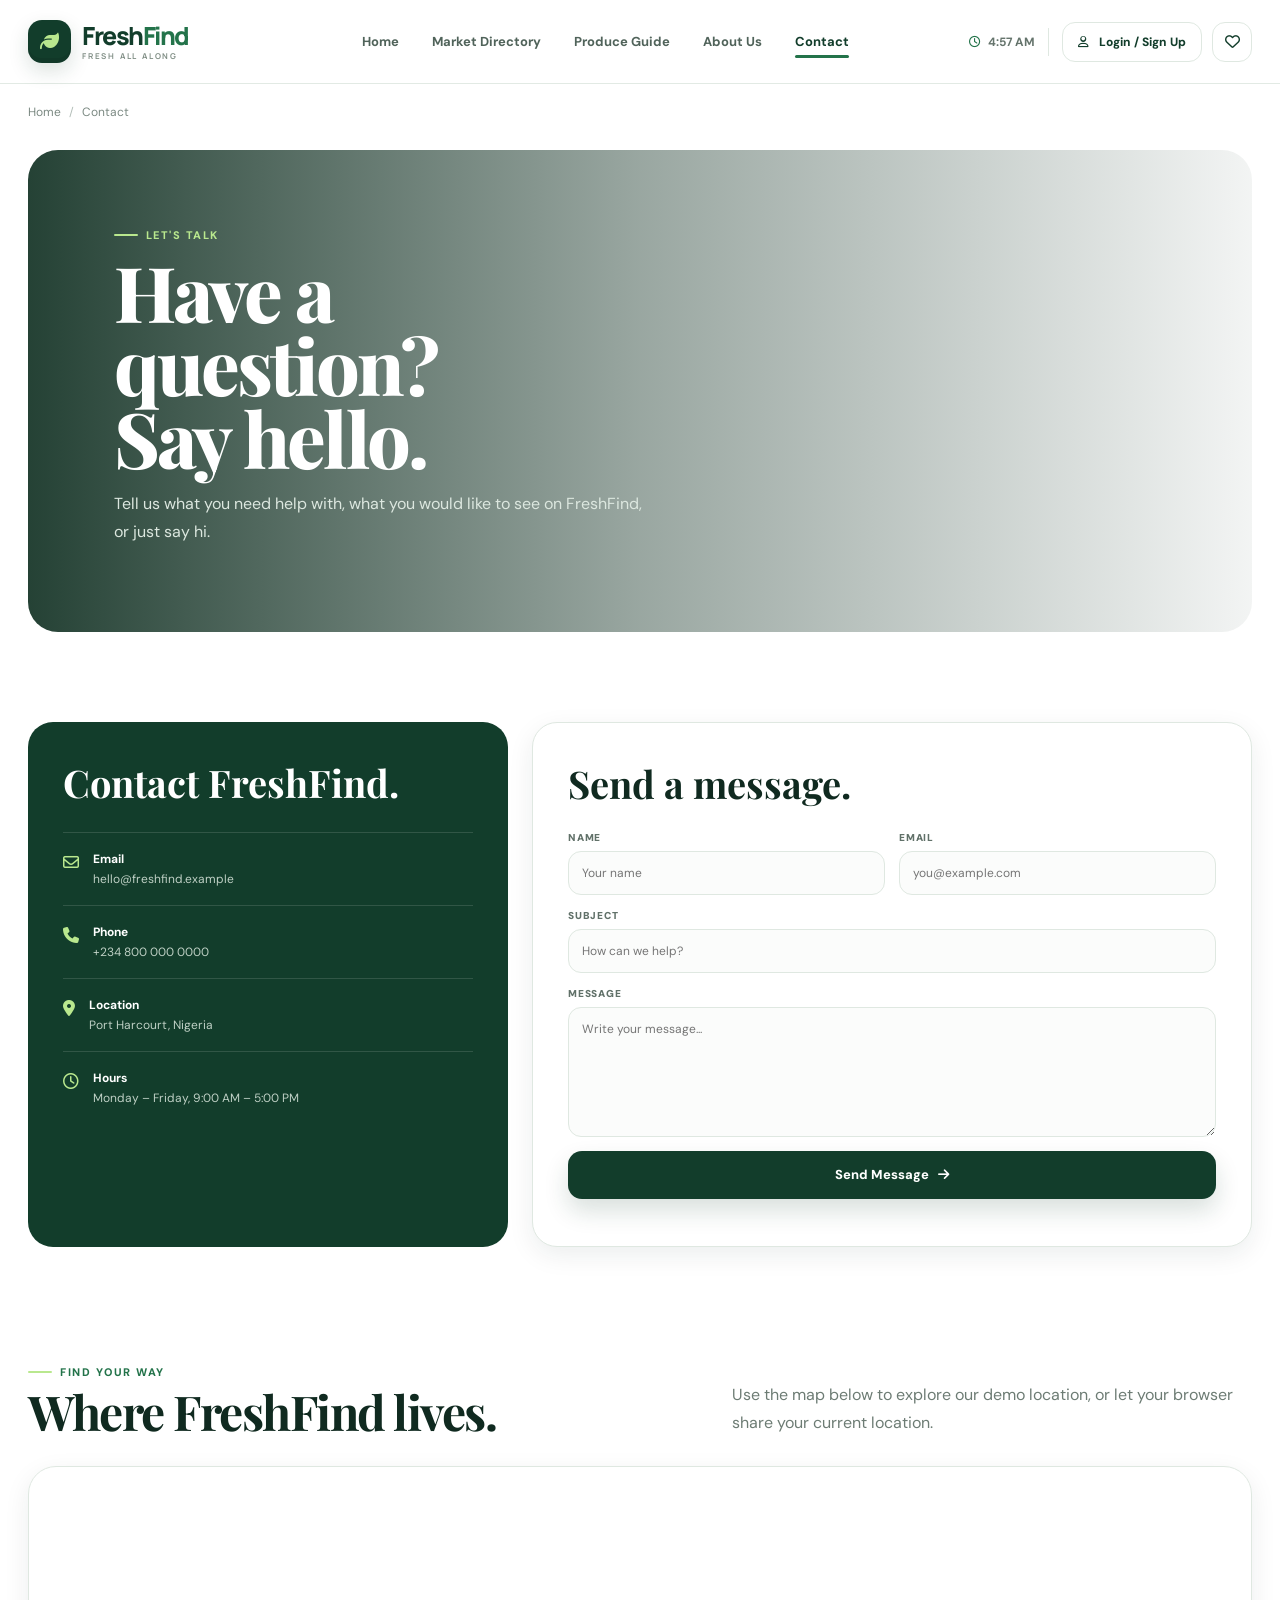
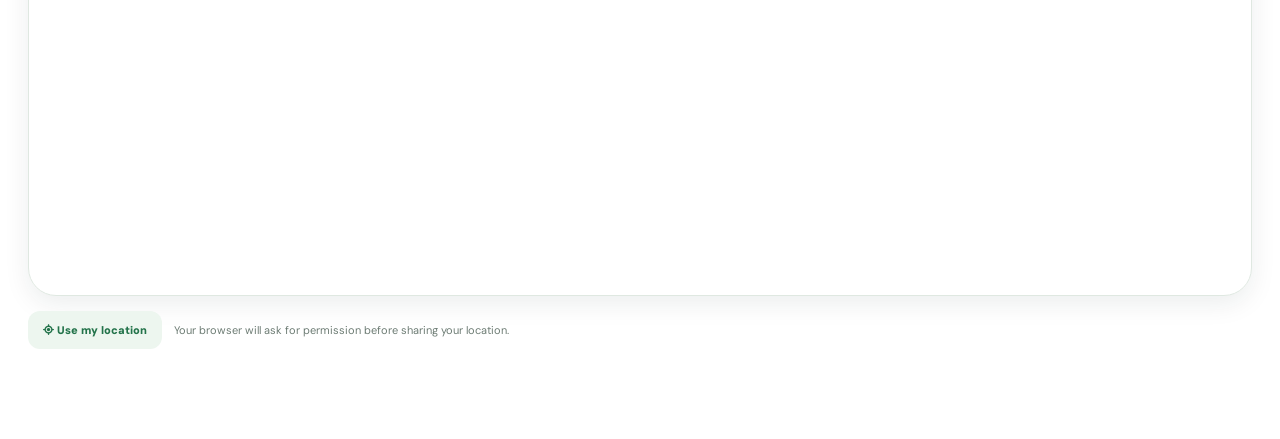
<file: FreshFind_Submission/Source_Code/contact.html>
<!doctype html>
<html lang="en">
  <head>
    <meta charset="utf-8" />
    <meta name="viewport" content="width=device-width,initial-scale=1" />
    <title>FreshFind | Contact</title>
    <link rel="stylesheet" href="shared.css" />
    <link rel="stylesheet" href="contact.css" />
    <link
      rel="stylesheet"
      href="https://cdnjs.cloudflare.com/ajax/libs/font-awesome/6.5.2/css/all.min.css"
    />
  </head>
  <body>
    <header class="site-header">
      <div class="header-inner">
        <a href="index.html" class="brand"
          ><span class="brand-mark"><i class="fa-solid fa-leaf"></i></span
          ><span class="brand-copy"
            ><strong>Fresh<span>Find</span></strong
            ><small>Fresh All Along</small></span
          ></a
        >
        <nav class="main-nav">
          <a href="index.html">Home</a
          ><a href="market-directory.html">Market Directory</a
          ><a href="produce-guide.html">Produce Guide</a
          ><a href="about.html">About Us</a
          ><a class="active" href="contact.html">Contact</a>
        </nav>
        <div class="header-actions">
          <div class="header-clock">
            <i class="fa-regular fa-clock"></i><span id="clock"></span>
          </div>
          <span class="header-divider"></span
          ><button class="header-login">
            <i class="fa-regular fa-user"></i> Login / Sign Up</button
          ><button class="header-favourite">
            <i class="fa-regular fa-heart"></i>
          </button>
        </div>
        <button class="mobile-menu"><i class="fa-solid fa-bars"></i></button>
      </div>
    </header>
    <main>
      <div class="container breadcrumb">
        <a href="index.html">Home</a><span>/</span>Contact
      </div>
      <section class="contact-hero">
        <div class="container">
          <div class="contact-hero-shell">
            <div class="contact-copy">
              <span class="eyebrow" style="color: var(--lime)">Let's talk</span>
              <h1>Have a question?<br />Say hello.</h1>
              <p>
                Tell us what you need help with, what you would like to see on
                FreshFind, or just say hi.
              </p>
            </div>
          </div>
        </div>
      </section>
      <section class="section">
        <div class="container">
          <div class="contact-layout">
            <aside class="contact-details">
              <h2>Contact FreshFind.</h2>
              <div class="detail">
                <i class="fa-regular fa-envelope"></i>
                <div>
                  <strong>Email</strong><span>hello@freshfind.example</span>
                </div>
              </div>
              <div class="detail">
                <i class="fa-solid fa-phone"></i>
                <div><strong>Phone</strong><span>+234 800 000 0000</span></div>
              </div>
              <div class="detail">
                <i class="fa-solid fa-location-dot"></i>
                <div>
                  <strong>Location</strong><span>Port Harcourt, Nigeria</span>
                </div>
              </div>
              <div class="detail">
                <i class="fa-regular fa-clock"></i>
                <div>
                  <strong>Hours</strong
                  ><span>Monday – Friday, 9:00 AM – 5:00 PM</span>
                </div>
              </div>
            </aside>
            <form class="contact-form" id="contactForm">
              <h2>Send a message.</h2>
              <div class="form-grid">
                <div class="field">
                  <label>Name</label><input required placeholder="Your name" />
                </div>
                <div class="field">
                  <label>Email</label
                  ><input required type="email" placeholder="you@example.com" />
                </div>
                <div class="field full">
                  <label>Subject</label
                  ><input required placeholder="How can we help?" />
                </div>
                <div class="field full">
                  <label>Message</label
                  ><textarea
                    required
                    placeholder="Write your message..."
                  ></textarea>
                </div>
                <div class="field full">
                  <button class="btn" type="submit">
                    Send Message <i class="fa-solid fa-arrow-right"></i>
                  </button>
                </div>
              </div>
              <p id="formMessage" class="form-message"></p>
            </form>
          </div>
        </div>
      </section>
      <section class="section map-section" id="location">
        <div class="container">
          <div class="section-head">
            <div>
              <span class="eyebrow">Find your way</span>
              <h2>Where FreshFind lives.</h2>
            </div>
            <p>
              Use the map below to explore our demo location, or let your
              browser share your current location.
            </p>
          </div>
          <div class="map-wrap">
            <iframe
              id="contactMap"
              src="https://www.google.com/maps/embed?pb=!1m18!1m12!1m3!1d3974.416551797252!2d8.347825073495143!3d5.036005238662647!2m3!1f0!2f0!3f0!3m2!1i1024!2i768!4f13.1!3m3!1m2!1s0x105d7d085daf70af%3A0x5558f9506be011a8!2sIkot%20Effanga%20Mkpa%20Health%20Centre!5e0!3m2!1sen!2sng!4v1790339584567!5m2!1sen!2sng"
              loading="lazy"
              title="FreshFind location"
            ></iframe>
          </div>
          <div class="location-row">
            <button id="findLocation">
              <i class="fa-solid fa-location-crosshairs"></i> Use my location</button
            ><span id="locationStatus" class="location-status"
              >Your browser will ask for permission before sharing your
              location.</span
            >
          </div>
        </div>
      </section>
    </main>
    <script src="app.js"></script>
    <script src="contact.js"></script>
  </body>
</html>
</file>
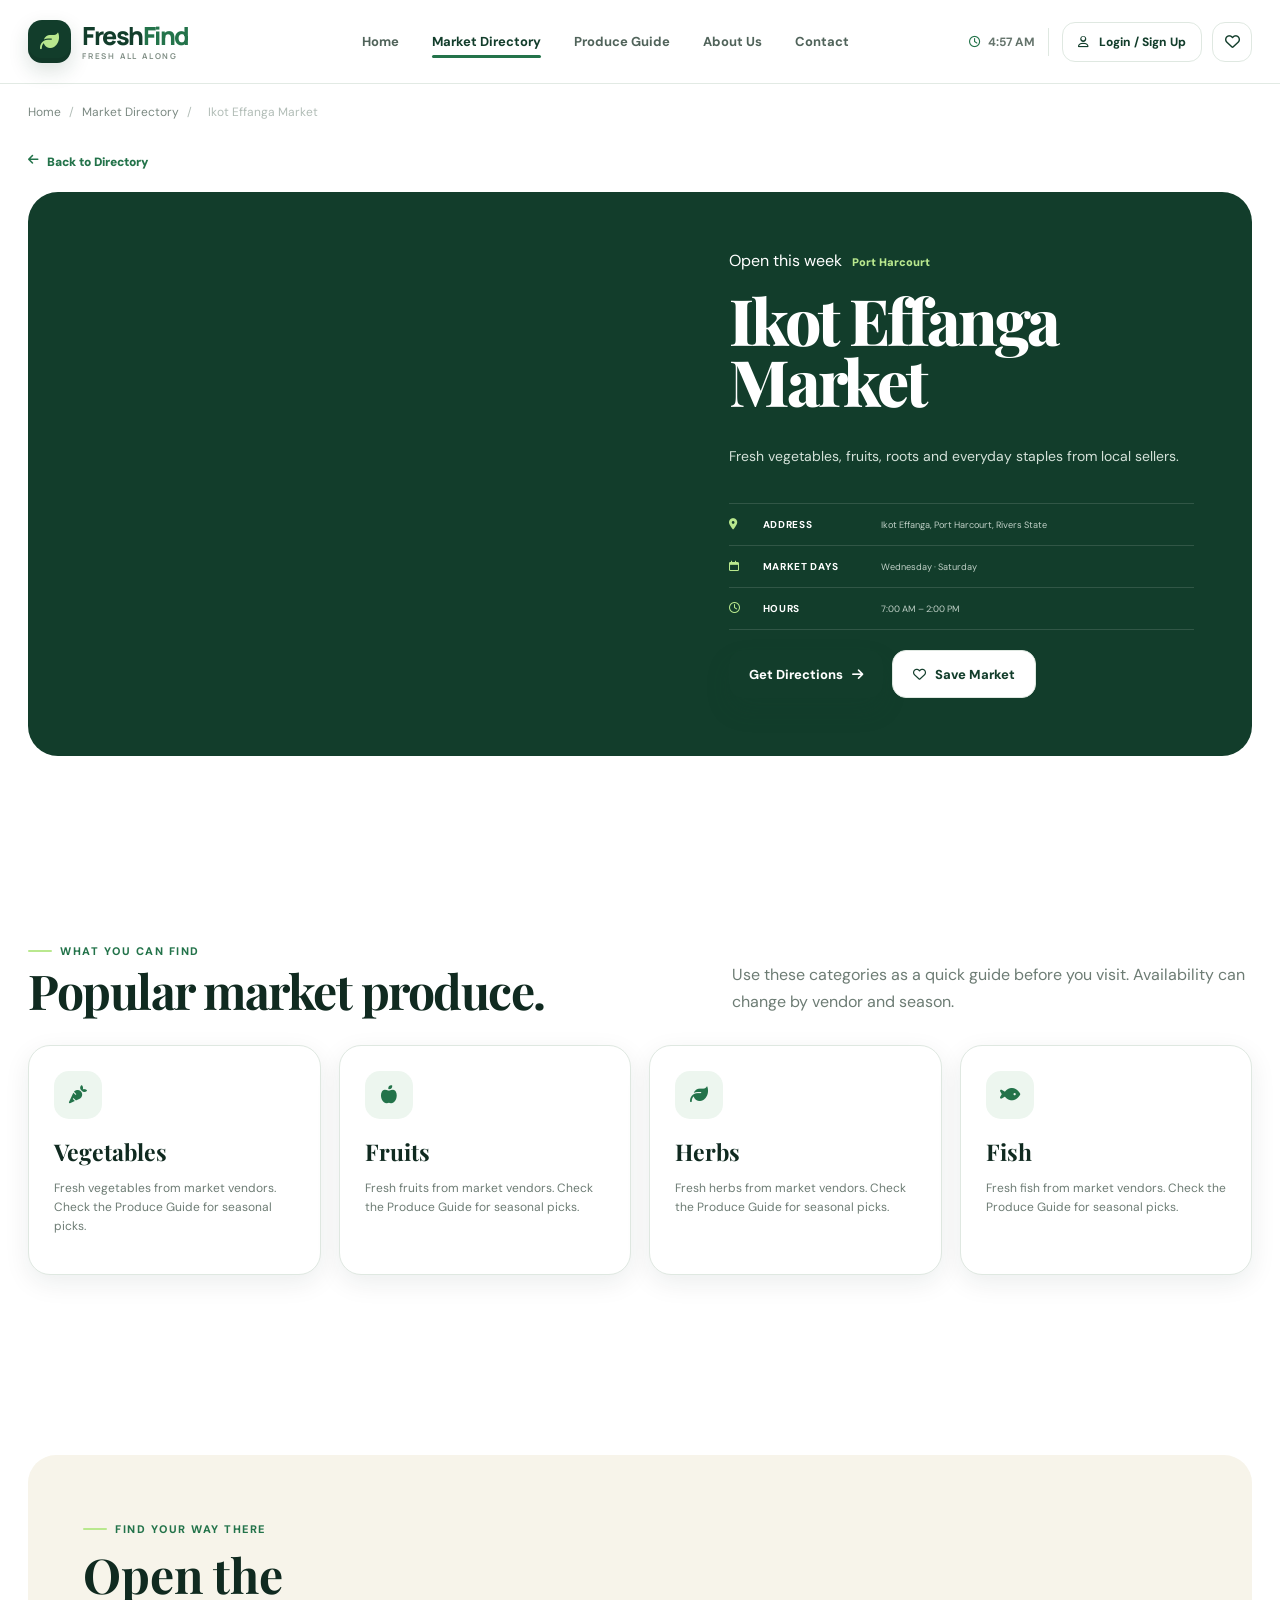
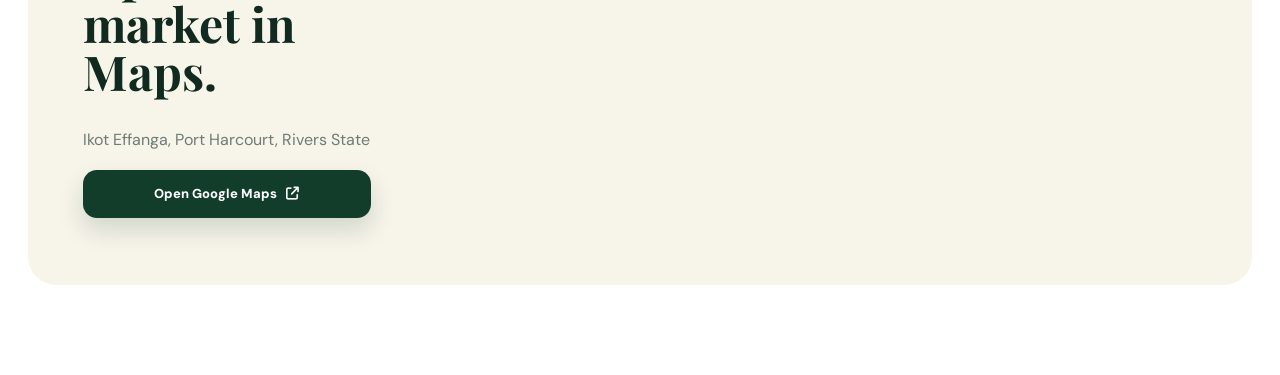
<file: FreshFind_Submission/Source_Code/market-detail.html>
<!doctype html>
<html lang="en">
  <head>
    <meta charset="utf-8" />
    <meta name="viewport" content="width=device-width,initial-scale=1" />
    <title>FreshFind | Market Detail</title>
    <link rel="stylesheet" href="shared.css" />
    <link rel="stylesheet" href="detail.css" />
    <link
      rel="stylesheet"
      href="https://cdnjs.cloudflare.com/ajax/libs/font-awesome/6.5.2/css/all.min.css"
    />
  </head>
  <body>
    <header class="site-header">
      <div class="header-inner">
        <a href="index.html" class="brand"
          ><span class="brand-mark"><i class="fa-solid fa-leaf"></i></span
          ><span class="brand-copy"
            ><strong>Fresh<span>Find</span></strong
            ><small>Fresh All Along</small></span
          ></a
        >
        <nav class="main-nav">
          <a href="index.html">Home</a
          ><a class="active" href="market-directory.html">Market Directory</a
          ><a href="produce-guide.html">Produce Guide</a
          ><a href="about.html">About Us</a><a href="contact.html">Contact</a>
        </nav>
        <div class="header-actions">
          <div class="header-clock">
            <i class="fa-regular fa-clock"></i><span id="clock"></span>
          </div>
          <span class="header-divider"></span
          ><button class="header-login">
            <i class="fa-regular fa-user"></i> Login / Sign Up</button
          ><button class="header-favourite">
            <i class="fa-regular fa-heart"></i>
          </button>
        </div>
        <button class="mobile-menu"><i class="fa-solid fa-bars"></i></button>
      </div>
    </header>
    <main>
      <div class="container breadcrumb">
        <a href="index.html">Home</a><span>/</span
        ><a href="market-directory.html">Market Directory</a><span>/</span
        ><span id="crumbName">Market</span>
      </div>
      <section class="section detail-top">
        <div class="container">
          <a href="market-directory.html" class="back-link"
            ><i class="fa-solid fa-arrow-left"></i> Back to Directory</a
          >
          <div class="detail-hero">
            <div id="detailImage" class="detail-image"></div>
            <div class="detail-copy">
              <div>
                <span class="open-badge">Open this week</span
                ><span id="detailArea" class="detail-area"></span>
              </div>
              <h1 id="detailName">Market</h1>
              <p id="detailDescription"></p>
              <div class="detail-facts">
                <span
                  ><i class="fa-solid fa-location-dot"></i><b>Address</b
                  ><small id="detailAddress"></small></span
                ><span
                  ><i class="fa-regular fa-calendar"></i><b>Market days</b
                  ><small id="detailDays"></small></span
                ><span
                  ><i class="fa-regular fa-clock"></i><b>Hours</b
                  ><small id="detailHours"></small
                ></span>
              </div>
              <div class="detail-actions">
                <a class="btn" href="#map"
                  >Get Directions <i class="fa-solid fa-arrow-right"></i></a
                ><button
                  class="btn btn-light"
                  onclick="alert('Saved markets are a demo feature.')"
                >
                  <i class="fa-regular fa-heart"></i> Save Market
                </button>
              </div>
            </div>
          </div>
        </div>
      </section>
      <section class="section">
        <div class="container">
          <div class="section-head">
            <div>
              <span class="eyebrow">What you can find</span>
              <h2>Popular market produce.</h2>
            </div>
            <p>
              Use these categories as a quick guide before you visit.
              Availability can change by vendor and season.
            </p>
          </div>
          <div id="detailProduce" class="produce-tags"></div>
        </div>
      </section>
      <section class="section detail-map" id="map">
        <div class="container">
          <div class="map-card">
            <div class="map-copy">
              <span class="eyebrow">Find your way there</span>
              <h2>Open the market in Maps.</h2>
              <p id="mapAddress"></p>
              <a id="mapsLink" class="btn" target="_blank" rel="noopener"
                >Open Google Maps
                <i class="fa-solid fa-arrow-up-right-from-square"></i
              ></a>
            </div>
            <iframe
              id="detailMap"
              title="Market location map"
              loading="lazy"
            ></iframe>
          </div>
        </div>
      </section>
    </main>
    <script src="app.js"></script>
    <script src="detail.js"></script>
  </body>
</html>
</file>
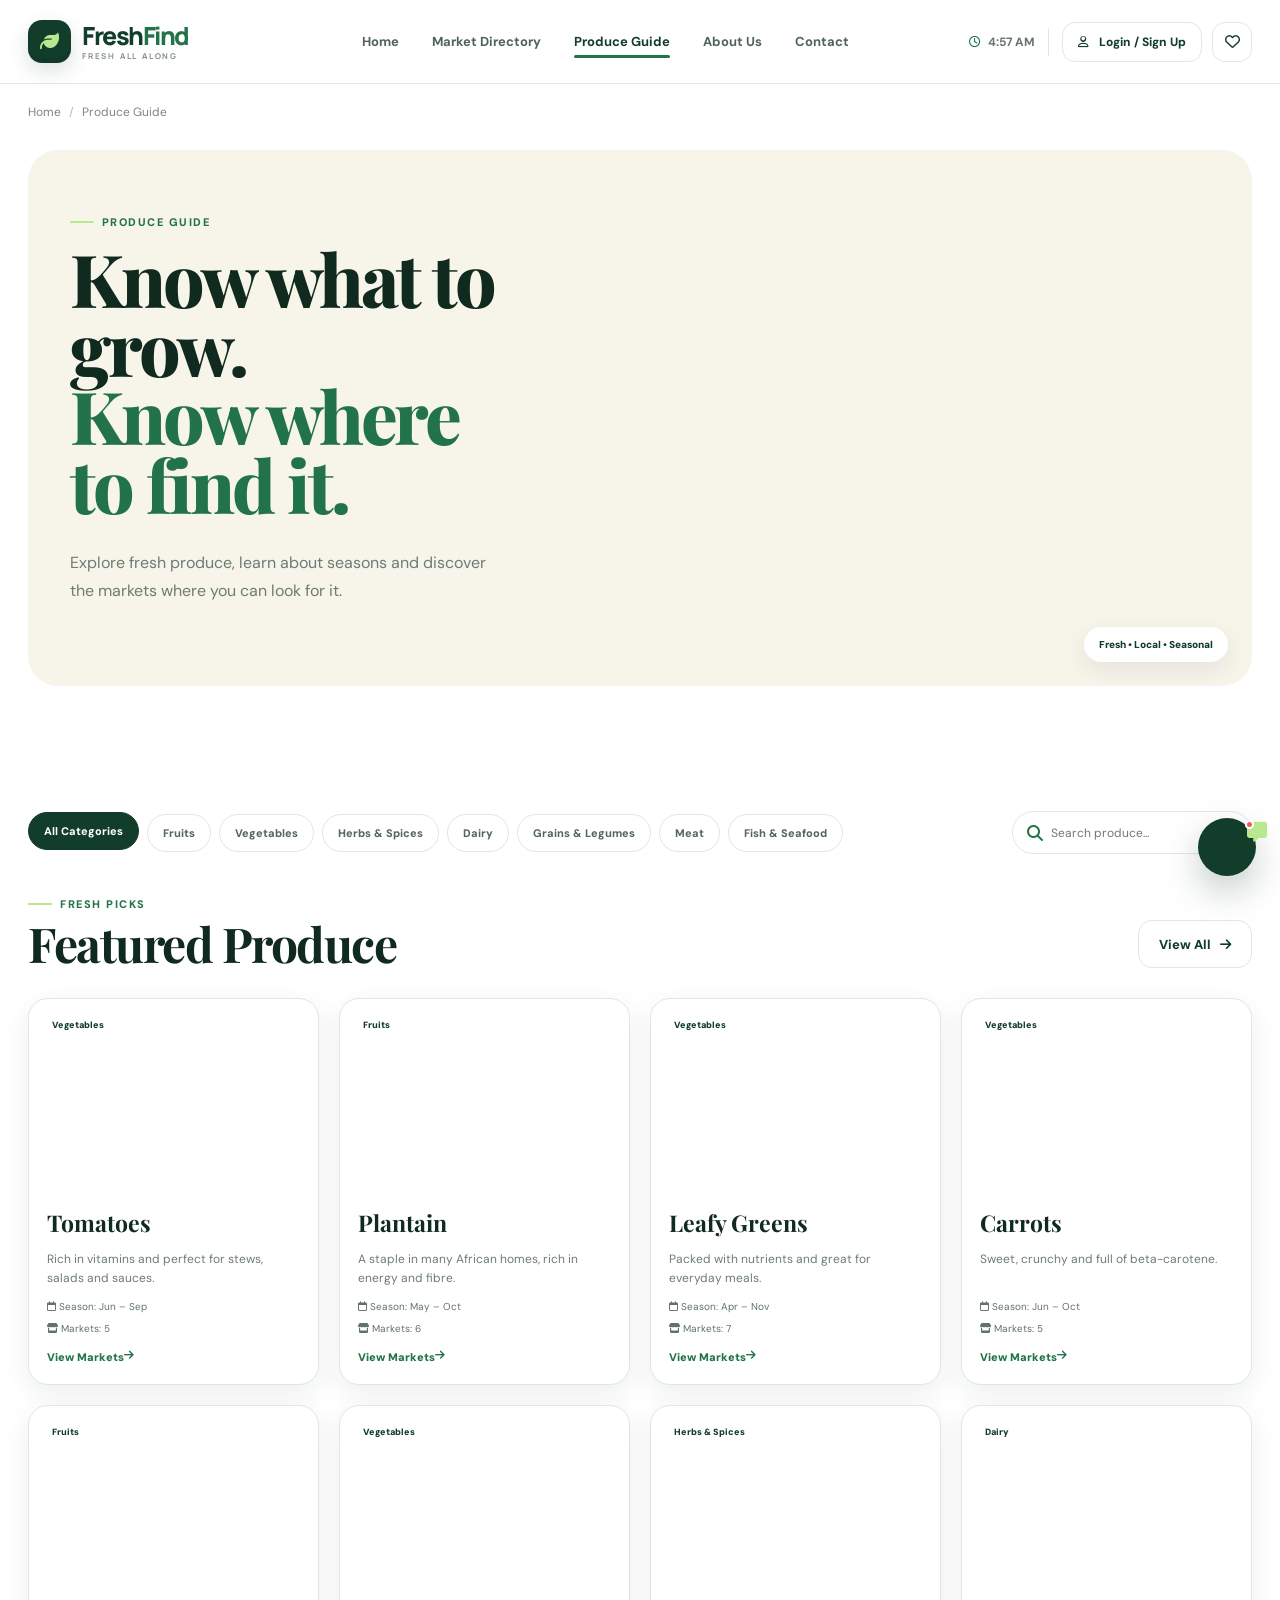
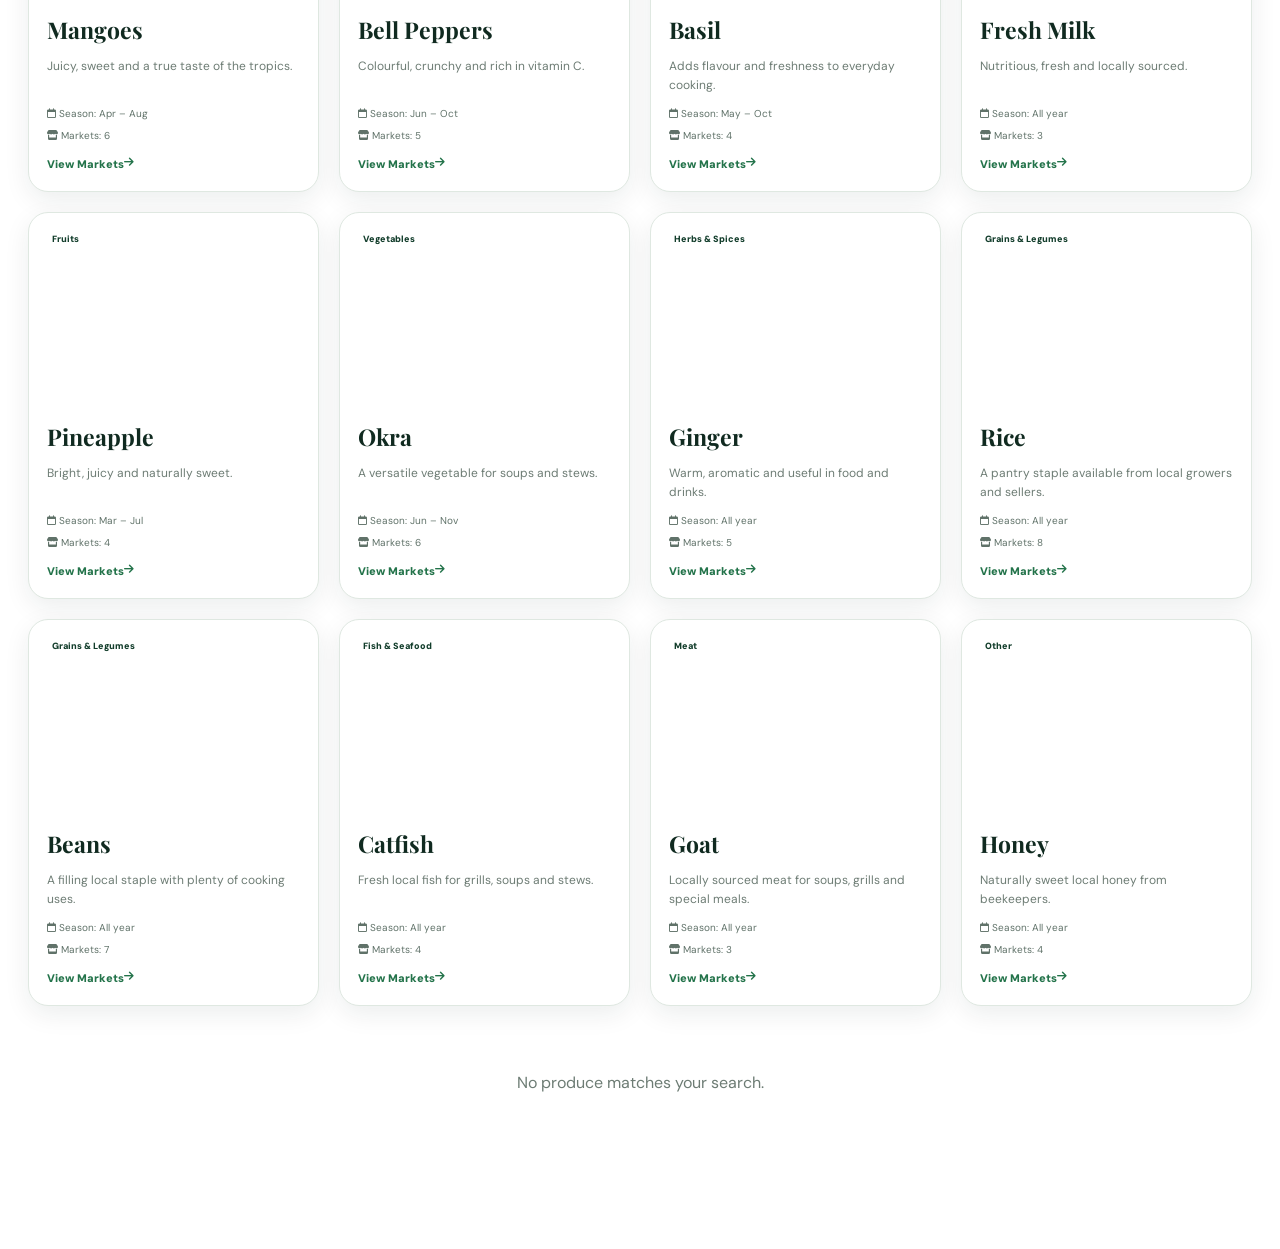
<file: FreshFind_Submission/Source_Code/produce-guide.html>
<!doctype html>
<html lang="en">
  <head>
    <meta charset="utf-8" />
    <meta name="viewport" content="width=device-width,initial-scale=1" />
    <title>FreshFind | Produce Guide</title>
    <link rel="stylesheet" href="shared.css" />
    <link rel="stylesheet" href="produce.css" />
    <link
      rel="stylesheet"
      href="https://cdnjs.cloudflare.com/ajax/libs/font-awesome/6.5.2/css/all.min.css"
    />
  </head>
  <body>
    <header class="site-header">
      <div class="header-inner">
        <a href="index.html" class="brand"
          ><span class="brand-mark"><i class="fa-solid fa-leaf"></i></span
          ><span class="brand-copy"
            ><strong>Fresh<span>Find</span></strong
            ><small>Fresh All Along</small></span
          ></a
        >
        <nav class="main-nav">
          <a href="index.html">Home</a
          ><a href="market-directory.html">Market Directory</a
          ><a class="active" href="produce-guide.html">Produce Guide</a
          ><a href="about.html">About Us</a><a href="contact.html">Contact</a>
        </nav>
        <div class="header-actions">
          <div class="header-clock">
            <i class="fa-regular fa-clock"></i><span id="clock"></span>
          </div>
          <span class="header-divider"></span
          ><button class="header-login">
            <i class="fa-regular fa-user"></i> Login / Sign Up</button
          ><button class="header-favourite">
            <i class="fa-regular fa-heart"></i>
          </button>
        </div>
        <button class="mobile-menu"><i class="fa-solid fa-bars"></i></button>
      </div>
    </header>
    <main>
      <div class="container breadcrumb">
        <a href="index.html">Home</a><span>/</span>Produce Guide
      </div>
      <section class="produce-hero">
        <div class="container">
          <div class="produce-hero-shell">
            <div class="produce-hero-copy">
              <span class="eyebrow">Produce guide</span>
              <h1>Know what to grow.<br /><em>Know where to find it.</em></h1>
              <p>
                Explore fresh produce, learn about seasons and discover the
                markets where you can look for it.
              </p>
            </div>
            <div class="produce-hero-image"></div>
          </div>
        </div>
      </section>
      <section class="section">
        <div class="container">
          <div class="guide-controls">
            <button class="filter-pill active" data-category="All">
              All Categories</button
            ><button class="filter-pill" data-category="Fruits">Fruits</button
            ><button class="filter-pill" data-category="Vegetables">
              Vegetables</button
            ><button class="filter-pill" data-category="Herbs & Spices">
              Herbs &amp; Spices</button
            ><button class="filter-pill" data-category="Dairy">Dairy</button
            ><button class="filter-pill" data-category="Grains & Legumes">
              Grains &amp; Legumes</button
            ><button class="filter-pill" data-category="Meat">Meat</button
            ><button class="filter-pill" data-category="Fish & Seafood">
              Fish &amp; Seafood</button
            ><label class="produce-search"
              ><i class="fa-solid fa-magnifying-glass"></i
              ><input id="produceSearch" placeholder="Search produce..."
            /></label>
          </div>
          <div class="section-head">
            <div>
              <span class="eyebrow">Fresh picks</span>
              <h2>Featured Produce</h2>
            </div>
            <button id="viewAll" class="btn btn-light">
              View All <i class="fa-solid fa-arrow-right"></i>
            </button>
          </div>
          <div id="produceGrid" class="produce-grid"></div>
          <p id="emptyState" class="empty-state hidden">
            No produce matches your search.
          </p>
        </div>
      </section>
    </main>
    <div id="chatbot" class="chatbot hidden">
      <div class="chat-head">
        <div class="bot-logo"><i class="fa-solid fa-leaf"></i></div>
        <div>
          <strong>FreshFind Assistant</strong
          ><small>Your local market guide</small>
        </div>
        <button id="chatMin">−</button><button id="chatClose">×</button>
      </div>
      <div id="chatBody" class="chat-body">
        <div class="bot-message">
          Hello! 👋 I can help you find markets, learn about produce and check
          seasons.
        </div>
        <div class="quick-replies">
          <button data-question="Where can I find tomatoes?">
            Where can I find tomatoes?</button
          ><button data-question="What's in season now?">
            What's in season now?</button
          ><button data-question="Find markets near me">
            Find markets near me</button
          ><button data-question="Tell me about plantains">
            Tell me about plantains
          </button>
        </div>
      </div>
      <form id="chatForm" class="chat-input">
        <input id="chatInput" placeholder="Type your question..." /><button>
          ➤
        </button>
      </form>
      <div class="chat-foot">Quick. Helpful. Always here.</div>
    </div>
    <button id="chatLauncher" class="chat-launcher">
      <i class="fa-solid fa-message"></i><i></i>
    </button>
    <script src="app.js"></script>
    <script src="produce.js"></script>
  </body>
</html>
</file>
<file: FreshFind_Submission/Source_Code/shared.css>
@import url("https://fonts.googleapis.com/css2?family=DM+Sans:wght@400;500;600;700&family=Manrope:wght@500;600;700;800&family=Playfair+Display:wght@600;700;800&display=swap");
:root {
  --ink: #102a20;
  --forest: #123d2b;
  --green: #23734a;
  --lime: #b9e88e;
  --mint: #edf6ef;
  --cream: #f7f4ea;
  --paper: #fff;
  --muted: #6d7c74;
  --line: #dfe8e1;
  --shadow: 0 18px 55px rgba(16, 42, 32, 0.1);
  --shadow-sm: 0 8px 26px rgba(16, 42, 32, 0.08);
  --r: 24px;
  --max: 1320px;
}
* {
  box-sizing: border-box;
}
html {
  scroll-behavior: smooth;
}
body {
  margin: 0;
  color: var(--ink);
  background: #fff;
  font-family: "DM Sans", sans-serif;
  -webkit-font-smoothing: antialiased;
}
a {
  color: inherit;
  text-decoration: none;
}
button,
input,
select,
textarea {
  font: inherit;
}
button {
  cursor: pointer;
}
img {
  display: block;
  max-width: 100%;
}
.site-header {
  position: sticky;
  top: 0;
  z-index: 1000;
  height: 84px;
  background: rgba(255, 255, 255, 0.96);
  backdrop-filter: blur(18px);
  border-bottom: 1px solid rgba(223, 232, 225, 0.9);
}
.header-inner {
  width: min(calc(100% - 56px), var(--max));
  height: 100%;
  margin: auto;
  display: grid;
  grid-template-columns: 230px 1fr 300px;
  align-items: center;
  gap: 20px;
}
.brand {
  display: flex;
  align-items: center;
  gap: 11px;
  width: max-content;
}
.brand-mark {
  width: 43px;
  height: 43px;
  border-radius: 14px;
  display: grid;
  place-items: center;
  background: var(--forest);
  color: var(--lime);
  font-size: 19px;
  box-shadow:
    inset 0 -5px 0 rgba(0, 0, 0, 0.08),
    0 8px 20px rgba(18, 61, 43, 0.15);
}
.brand-copy strong {
  display: block;
  font:
    800 25px/1 "Manrope",
    sans-serif;
  letter-spacing: -1.5px;
  color: var(--forest);
}
.brand-copy strong span {
  color: var(--green);
}
.brand-copy small {
  display: block;
  margin-top: 4px;
  font:
    700 8px/1 "Manrope",
    sans-serif;
  letter-spacing: 1.8px;
  text-transform: uppercase;
  color: #829087;
}
.main-nav {
  height: 100%;
  display: flex;
  justify-content: center;
  align-items: center;
  gap: 7px;
}
.main-nav a {
  position: relative;
  padding: 11px 13px;
  border-radius: 13px;
  color: #50635a;
  font-size: 13px;
  font-weight: 700;
  transition: 0.25s ease;
}
.main-nav a:hover {
  background: var(--mint);
  color: var(--forest);
}
.main-nav a.active {
  color: var(--forest);
}
.main-nav a.active:after {
  content: "";
  position: absolute;
  left: 13px;
  right: 13px;
  bottom: 3px;
  height: 3px;
  border-radius: 99px;
  background: var(--green);
}
.header-actions {
  display: flex;
  justify-content: flex-end;
  align-items: center;
  gap: 10px;
}
.header-clock {
  display: flex;
  align-items: center;
  gap: 7px;
  color: #65746c;
  font-size: 12px;
  font-weight: 700;
  white-space: nowrap;
}
.header-clock i {
  color: var(--green);
}
.header-divider {
  width: 1px;
  height: 28px;
  background: var(--line);
  margin: 0 3px;
}
.header-login,
.header-favourite {
  border: 1px solid var(--line);
  background: #fff;
  color: var(--forest);
  height: 40px;
  border-radius: 13px;
  font-weight: 800;
  transition: 0.25s ease;
}
.header-login {
  padding: 0 15px;
  font-size: 12px;
}
.header-login i {
  margin-right: 7px;
}
.header-login:hover,
.header-favourite:hover {
  border-color: #bdd4c3;
  background: var(--mint);
  transform: translateY(-2px);
}
.header-favourite {
  width: 40px;
  font-size: 15px;
}
.mobile-menu {
  display: none;
  width: 42px;
  height: 42px;
  border: 1px solid var(--line);
  border-radius: 13px;
  background: #fff;
  color: var(--forest);
}
.container {
  width: min(calc(100% - 56px), var(--max));
  margin: auto;
}
.section {
  padding: 90px 0;
}
.eyebrow {
  display: inline-flex;
  align-items: center;
  gap: 8px;
  color: var(--green);
  font-size: 11px;
  font-weight: 800;
  letter-spacing: 1.5px;
  text-transform: uppercase;
}
.eyebrow:before {
  content: "";
  width: 24px;
  height: 2px;
  background: var(--lime);
  border-radius: 10px;
}
.display {
  font-family: "Playfair Display", serif;
  letter-spacing: -1.8px;
}
.btn {
  display: inline-flex;
  align-items: center;
  justify-content: center;
  gap: 9px;
  border: 0;
  border-radius: 14px;
  min-height: 48px;
  padding: 0 20px;
  background: var(--forest);
  color: #fff;
  font-weight: 800;
  font-size: 13px;
  box-shadow: 0 12px 25px rgba(18, 61, 43, 0.16);
  transition: 0.25s ease;
}
.btn:hover {
  transform: translateY(-3px);
  box-shadow: 0 17px 32px rgba(18, 61, 43, 0.22);
}
.btn-light {
  background: #fff;
  color: var(--forest);
  border: 1px solid var(--line);
  box-shadow: none;
}
.btn-light:hover {
  background: var(--mint);
}
.section-head {
  display: flex;
  align-items: end;
  justify-content: space-between;
  gap: 25px;
  margin-bottom: 30px;
}
.section-head h2 {
  margin: 8px 0 0;
  font:
    700 clamp(32px, 4vw, 48px)/1.02 "Playfair Display",
    serif;
  letter-spacing: -1.5px;
}
.section-head p {
  max-width: 520px;
  color: var(--muted);
  line-height: 1.7;
  margin: 0;
}
.card {
  background: #fff;
  border: 1px solid var(--line);
  border-radius: var(--r);
  box-shadow: var(--shadow-sm);
  overflow: hidden;
  transition:
    transform 0.3s ease,
    box-shadow 0.3s ease,
    border-color 0.3s ease;
}
.card:hover {
  transform: translateY(-8px);
  box-shadow: var(--shadow);
  border-color: #cbdccf;
}
.breadcrumb {
  padding: 20px 0 0;
  color: #7b8982;
  font-size: 12px;
}
.breadcrumb a:hover {
  color: var(--green);
}
.breadcrumb span {
  margin: 0 8px;
  color: #b2bdb7;
}
.site-footer {
  margin-top: 70px;
  background: var(--forest);
  color: #fff;
  padding: 58px 0 26px;
}
.footer-grid {
  display: grid;
  grid-template-columns: 1.4fr 1fr 1fr 1fr;
  gap: 40px;
}
.footer-brand p {
  max-width: 310px;
  color: #b9c9bf;
  line-height: 1.7;
  font-size: 13px;
}
.site-footer h4 {
  margin: 0 0 16px;
  font-size: 12px;
  letter-spacing: 1px;
  text-transform: uppercase;
  color: var(--lime);
}
.site-footer a {
  display: block;
  color: #d7e1da;
  font-size: 13px;
  margin: 11px 0;
}
.site-footer a:hover {
  color: #fff;
}
.footer-bottom {
  border-top: 1px solid rgba(255, 255, 255, 0.13);
  margin-top: 42px;
  padding-top: 20px;
  display: flex;
  justify-content: space-between;
  color: #9eb1a5;
  font-size: 11px;
}
.chat-launcher {
  position: fixed;
  right: 24px;
  bottom: 24px;
  width: 58px;
  height: 58px;
  border: 0;
  border-radius: 50%;
  background: var(--forest);
  color: var(--lime);
  font-size: 20px;
  z-index: 1200;
  box-shadow: 0 15px 35px rgba(18, 61, 43, 0.25);
}
.chat-launcher i {
  position: absolute;
  right: 2px;
  top: 2px;
  width: 9px;
  height: 9px;
  border: 2px solid #fff;
  background: #f05b5b;
  border-radius: 50%;
}
.chatbot {
  position: fixed;
  right: 24px;
  bottom: 94px;
  width: 340px;
  background: #fff;
  border: 1px solid var(--line);
  border-radius: 22px;
  box-shadow: 0 24px 65px rgba(16, 42, 32, 0.2);
  overflow: hidden;
  z-index: 1199;
}
.chatbot.hidden {
  display: none;
}
.chat-head {
  height: 65px;
  background: var(--forest);
  color: #fff;
  display: flex;
  align-items: center;
  gap: 10px;
  padding: 0 15px;
}
.bot-logo {
  width: 36px;
  height: 36px;
  border-radius: 12px;
  background: var(--lime);
  color: var(--forest);
  display: grid;
  place-items: center;
}
.chat-head strong {
  display: block;
  font-size: 13px;
}
.chat-head small {
  display: block;
  font-size: 9px;
  color: #c8d7ce;
}
.chat-head button {
  margin-left: auto;
  border: 0;
  background: transparent;
  color: #fff;
  font-size: 22px;
}
.chat-head button + button {
  margin-left: 0;
}
.chat-body {
  height: 300px;
  padding: 16px;
  overflow: auto;
  background: #fbfdfb;
}
.bot-message,
.user-message {
  padding: 11px 13px;
  border-radius: 14px;
  font-size: 11px;
  line-height: 1.55;
  max-width: 88%;
  margin-bottom: 9px;
}
.bot-message {
  background: var(--mint);
  color: #36594c;
}
.user-message {
  margin-left: auto;
  background: var(--green);
  color: #fff;
}
.quick-replies {
  display: flex;
  flex-direction: column;
  gap: 7px;
}
.quick-replies button {
  width: max-content;
  max-width: 100%;
  border: 1px solid #bdd6c5;
  background: #fff;
  color: var(--green);
  border-radius: 99px;
  padding: 8px 11px;
  font-size: 10px;
}
.chat-input {
  display: flex;
  gap: 8px;
  border-top: 1px solid var(--line);
  padding: 10px;
}
.chat-input input {
  flex: 1;
  border: 0;
  outline: 0;
  font-size: 11px;
}
.chat-input button {
  width: 34px;
  height: 34px;
  border: 0;
  border-radius: 50%;
  background: var(--forest);
  color: #fff;
}
.chat-foot {
  text-align: center;
  border-top: 1px solid var(--line);
  padding: 9px;
  font-size: 9px;
  color: var(--muted);
}
@media (max-width: 1100px) {
  .header-inner {
    grid-template-columns: 210px 1fr auto;
  }
  .main-nav {
    gap: 0;
  }
  .main-nav a {
    padding: 10px 9px;
    font-size: 12px;
  }
  .header-clock,
  .header-divider {
    display: none;
  }
  .footer-grid {
    grid-template-columns: 1.5fr 1fr 1fr;
  }
}
@media (max-width: 820px) {
  .site-header {
    height: 72px;
  }
  .header-inner {
    width: min(calc(100% - 32px), var(--max));
    grid-template-columns: 1fr auto;
  }
  .main-nav {
    display: none;
  }
  .header-login,
  .header-favourite {
    display: none;
  }
  .mobile-menu {
    display: block;
  }
  .section {
    padding: 65px 0;
  }
  .container {
    width: min(calc(100% - 32px), var(--max));
  }
  .footer-grid {
    grid-template-columns: 1fr 1fr;
  }
  .footer-brand {
    grid-column: 1/-1;
  }
}
@media (max-width: 520px) {
  .brand-mark {
    width: 38px;
    height: 38px;
  }
  .brand-copy strong {
    font-size: 22px;
  }
  .brand-copy small {
    font-size: 7px;
  }
  .footer-grid {
    grid-template-columns: 1fr;
  }
  .footer-bottom {
    flex-direction: column;
    gap: 9px;
  }
  .chatbot {
    right: 12px;
    bottom: 88px;
    width: calc(100% - 24px);
  }
}
</file>
<file: FreshFind_Submission/Source_Code/contact.css>
.contact-hero {
  padding: 30px 0 0;
}
.contact-hero-shell {
  min-height: 390px;
  border-radius: 30px;
  overflow: hidden;
  position: relative;
  background: url("https://images.unsplash.com/photo-1472141521881-95d0e87e2e39?auto=format&fit=crop&w=1800&q=85")
    center/cover;
}
.contact-hero-shell:after {
  content: "";
  position: absolute;
  inset: 0;
  background: linear-gradient(
    90deg,
    rgba(13, 45, 31, 0.9),
    rgba(13, 45, 31, 0.42),
    rgba(13, 45, 31, 0.05)
  );
}
.contact-copy {
  position: relative;
  z-index: 1;
  color: #fff;
  padding: 70px 7%;
  max-width: 700px;
}
.contact-copy h1 {
  font: 800 clamp(55px, 6vw, 78px)/0.95 "Playfair Display";
  letter-spacing: -3px;
  margin: 13px 0;
}
.contact-copy p {
  color: #dce7df;
  line-height: 1.75;
}
.contact-layout {
  display: grid;
  grid-template-columns: 0.8fr 1.2fr;
  gap: 24px;
}
.contact-details {
  padding: 35px;
  background: var(--forest);
  color: #fff;
  border-radius: 25px;
}
.contact-details h2 {
  font: 700 38px "Playfair Display";
  margin: 0 0 24px;
}
.detail {
  padding: 18px 0;
  border-top: 1px solid rgba(255, 255, 255, 0.13);
  display: flex;
  gap: 14px;
}
.detail i {
  color: var(--lime);
  margin-top: 3px;
}
.detail strong {
  display: block;
  font-size: 12px;
}
.detail span {
  display: block;
  color: #bfd0c5;
  font-size: 12px;
  margin-top: 4px;
}
.contact-form {
  padding: 35px;
  border: 1px solid var(--line);
  border-radius: 25px;
  background: #fff;
  box-shadow: var(--shadow-sm);
}
.contact-form h2 {
  font: 700 38px "Playfair Display";
  margin: 0 0 22px;
}
.form-grid {
  display: grid;
  grid-template-columns: 1fr 1fr;
  gap: 14px;
}
.field {
  display: flex;
  flex-direction: column;
  gap: 7px;
}
.field.full {
  grid-column: 1/-1;
}
.field label {
  font-size: 10px;
  font-weight: 900;
  color: #617169;
  text-transform: uppercase;
  letter-spacing: 0.8px;
}
.field input,
.field textarea {
  border: 1px solid var(--line);
  border-radius: 13px;
  padding: 13px;
  outline: 0;
  background: #fbfcfb;
  color: var(--ink);
  font-size: 12px;
}
.field textarea {
  min-height: 130px;
  resize: vertical;
}
.field input:focus,
.field textarea:focus {
  border-color: #a9cbb4;
  box-shadow: 0 0 0 4px rgba(35, 115, 74, 0.08);
}
.form-message {
  font-size: 12px;
  color: var(--green);
}
.map-section {
  padding-top: 20px;
}
.map-wrap {
  height: 430px;
  border-radius: 28px;
  overflow: hidden;
  border: 1px solid var(--line);
  box-shadow: var(--shadow-sm);
}
.map-wrap iframe {
  width: 100%;
  height: 100%;
  border: 0;
}
.location-row {
  margin-top: 15px;
  display: flex;
  align-items: center;
  gap: 12px;
}
.location-row button {
  border: 0;
  background: var(--mint);
  color: var(--green);
  padding: 12px 15px;
  border-radius: 12px;
  font-size: 11px;
  font-weight: 900;
}
.location-status {
  font-size: 11px;
  color: var(--muted);
}
@media (max-width: 850px) {
  .contact-layout {
    grid-template-columns: 1fr;
  }
  .form-grid {
    grid-template-columns: 1fr;
  }
  .field.full {
    grid-column: auto;
  }
  .map-wrap {
    height: 350px;
  }
}
@media (max-width: 600px) {
  .contact-copy {
    padding: 55px 25px;
  }
  .contact-details,
  .contact-form {
    padding: 25px;
  }
  .contact-copy h1 {
    font-size: 53px;
  }
  .location-row {
    align-items: flex-start;
    flex-direction: column;
  }
}
</file>
<file: FreshFind_Submission/Source_Code/detail.css>
.back-link {
  display: inline-flex;
  gap: 8px;
  color: var(--green);
  font-size: 12px;
  font-weight: 900;
}
.detail-top {
  padding-top: 28px;
}
.detail-hero {
  display: grid;
  grid-template-columns: 1.05fr 0.95fr;
  margin-top: 22px;
  min-height: 560px;
  border-radius: 30px;
  overflow: hidden;
  background: var(--forest);
}
.detail-image {
  background: center/cover;
}
.detail-copy {
  padding: 58px;
  color: #fff;
  display: flex;
  flex-direction: column;
  justify-content: center;
}
.detail-copy .open-badge {
  position: static;
  display: inline-block;
  margin-right: 10px;
}
.detail-area {
  font-size: 11px;
  color: var(--lime);
  font-weight: 900;
}
.detail-copy h1 {
  font: 800 clamp(50px, 5vw, 76px)/0.96 "Playfair Display";
  letter-spacing: -3px;
  margin: 18px 0;
}
.detail-copy > p {
  color: #d4e1d9;
  line-height: 1.8;
  font-size: 14px;
  max-width: 560px;
}
.detail-facts {
  display: grid;
  grid-template-columns: 1fr;
  gap: 0;
  margin: 20px 0;
  border-top: 1px solid rgba(255, 255, 255, 0.13);
}
.detail-facts span {
  display: grid;
  grid-template-columns: 26px 110px 1fr;
  align-items: center;
  gap: 8px;
  padding: 14px 0;
  border-bottom: 1px solid rgba(255, 255, 255, 0.13);
  font-size: 11px;
}
.detail-facts i {
  color: var(--lime);
}
.detail-facts b {
  font-size: 10px;
  text-transform: uppercase;
  letter-spacing: 0.7px;
}
.detail-facts small {
  color: #c0d0c7;
}
.detail-actions {
  display: flex;
  gap: 9px;
  flex-wrap: wrap;
}
.detail-actions .btn-light {
  background: #fff;
}
.produce-tags {
  display: grid;
  grid-template-columns: repeat(4, 1fr);
  gap: 18px;
}
.produce-tag {
  padding: 25px;
  border: 1px solid var(--line);
  border-radius: 22px;
  background: #fff;
  box-shadow: var(--shadow-sm);
}
.produce-tag i {
  width: 48px;
  height: 48px;
  border-radius: 15px;
  display: grid;
  place-items: center;
  background: var(--mint);
  color: var(--green);
  font-size: 18px;
}
.produce-tag h3 {
  font: 700 23px "Playfair Display";
  margin: 17px 0 5px;
}
.produce-tag p {
  font-size: 12px;
  color: var(--muted);
  line-height: 1.6;
}
.map-card {
  display: grid;
  grid-template-columns: 0.65fr 1.35fr;
  border-radius: 28px;
  overflow: hidden;
  background: var(--cream);
  min-height: 430px;
}
.map-copy {
  padding: 55px;
  display: flex;
  justify-content: center;
  flex-direction: column;
}
.map-copy h2 {
  font: 700 48px/1.02 "Playfair Display";
  margin: 14px 0;
}
.map-copy p {
  color: var(--muted);
  line-height: 1.7;
}
.map-card iframe {
  width: 100%;
  height: 100%;
  min-height: 430px;
  border: 0;
}
@media (max-width: 850px) {
  .detail-hero,
  .map-card {
    grid-template-columns: 1fr;
  }
  .detail-image {
    min-height: 330px;
  }
  .produce-tags {
    grid-template-columns: 1fr 1fr;
  }
}
@media (max-width: 520px) {
  .detail-copy {
    padding: 38px 25px;
  }
  .detail-copy h1 {
    font-size: 49px;
  }
  .detail-facts span {
    grid-template-columns: 25px 90px 1fr;
  }
  .produce-tags {
    grid-template-columns: 1fr;
  }
  .map-copy {
    padding: 40px 25px;
  }
  .map-copy h2 {
    font-size: 39px;
  }
}
</file>
<file: FreshFind_Submission/Source_Code/produce.css>
.produce-hero {
  padding: 30px 0 0;
}
.produce-hero-shell {
  min-height: 480px;
  border-radius: 30px;
  overflow: hidden;
  display: grid;
  grid-template-columns: 0.85fr 1.15fr;
  background: var(--cream);
}
.produce-hero-copy {
  padding: 65px 8%;
  display: flex;
  justify-content: center;
  flex-direction: column;
}
.produce-hero-copy h1 {
  font: 800 clamp(50px, 5.7vw, 78px)/0.94 "Playfair Display";
  letter-spacing: -3px;
  margin: 15px 0;
}
.produce-hero-copy h1 em {
  color: var(--green);
  font-style: normal;
}
.produce-hero-copy p {
  color: var(--muted);
  line-height: 1.75;
}
.produce-hero-image {
  background: url("https://images.unsplash.com/photo-1488459716781-31db52582fe9?auto=format&fit=crop&w=1400&q=85")
    center/cover;
  position: relative;
}
.produce-hero-image:after {
  content: "Fresh • Local • Seasonal";
  position: absolute;
  right: 24px;
  bottom: 24px;
  background: #fff;
  color: var(--forest);
  padding: 11px 15px;
  border-radius: 99px;
  font-size: 10px;
  font-weight: 900;
  box-shadow: var(--shadow-sm);
}
.guide-controls {
  margin: 35px 0;
  display: flex;
  gap: 8px;
  flex-wrap: wrap;
  align-items: center;
}
.filter-pill {
  border: 1px solid var(--line);
  background: #fff;
  color: #53665d;
  padding: 11px 15px;
  border-radius: 99px;
  font-size: 11px;
  font-weight: 800;
  transition: 0.2s;
}
.filter-pill:hover,
.filter-pill.active {
  background: var(--forest);
  color: #fff;
  border-color: var(--forest);
  transform: translateY(-2px);
}
.produce-search {
  margin-left: auto;
  border: 1px solid var(--line);
  height: 43px;
  border-radius: 99px;
  display: flex;
  align-items: center;
  padding: 0 14px;
  min-width: 240px;
  background: #fff;
}
.produce-search i {
  color: var(--green);
}
.produce-search input {
  border: 0;
  outline: 0;
  padding-left: 8px;
  width: 100%;
  font-size: 12px;
}
.produce-grid {
  display: grid;
  grid-template-columns: repeat(4, 1fr);
  gap: 20px;
}
.produce-card {
  border: 1px solid var(--line);
  border-radius: 20px;
  overflow: hidden;
  background: #fff;
  box-shadow: var(--shadow-sm);
  transition: 0.3s;
}
.produce-card:hover {
  transform: translateY(-7px);
  box-shadow: var(--shadow);
}
.produce-card .card-image {
  height: 190px;
  position: relative;
  background-size: cover;
  background-position: center;
}
.produce-card .badge {
  position: absolute;
  left: 13px;
  top: 13px;
  background: rgba(255, 255, 255, 0.94);
  color: var(--forest);
  padding: 7px 10px;
  border-radius: 99px;
  font-size: 9px;
  font-weight: 900;
}
.produce-card .card-content {
  padding: 18px;
}
.produce-card h3 {
  font: 700 23px "Playfair Display";
  margin: 0 0 6px;
}
.produce-card p {
  font-size: 12px;
  color: var(--muted);
  line-height: 1.55;
  min-height: 38px;
}
.produce-card .meta {
  font-size: 10px;
  color: #607269;
  margin-top: 9px;
}
.view-markets {
  display: inline-flex;
  margin-top: 15px;
  color: var(--green);
  font-size: 11px;
  font-weight: 900;
}
.empty-state {
  text-align: center;
  padding: 50px;
  color: var(--muted);
}
.hidden {
  display: none !important;
}
@media (max-width: 1000px) {
  .produce-grid {
    grid-template-columns: repeat(3, 1fr);
  }
  .produce-hero-shell {
    grid-template-columns: 1fr 1fr;
  }
}
@media (max-width: 760px) {
  .produce-hero-shell {
    grid-template-columns: 1fr;
  }
  .produce-hero-copy {
    padding: 55px 25px;
  }
  .produce-hero-image {
    min-height: 270px;
  }
  .produce-grid {
    grid-template-columns: repeat(2, 1fr);
  }
  .produce-search {
    width: 100%;
    margin-left: 0;
  }
}
@media (max-width: 500px) {
  .produce-grid {
    grid-template-columns: 1fr;
  }
  .produce-hero-copy h1 {
    font-size: 48px;
  }
}
</file>
